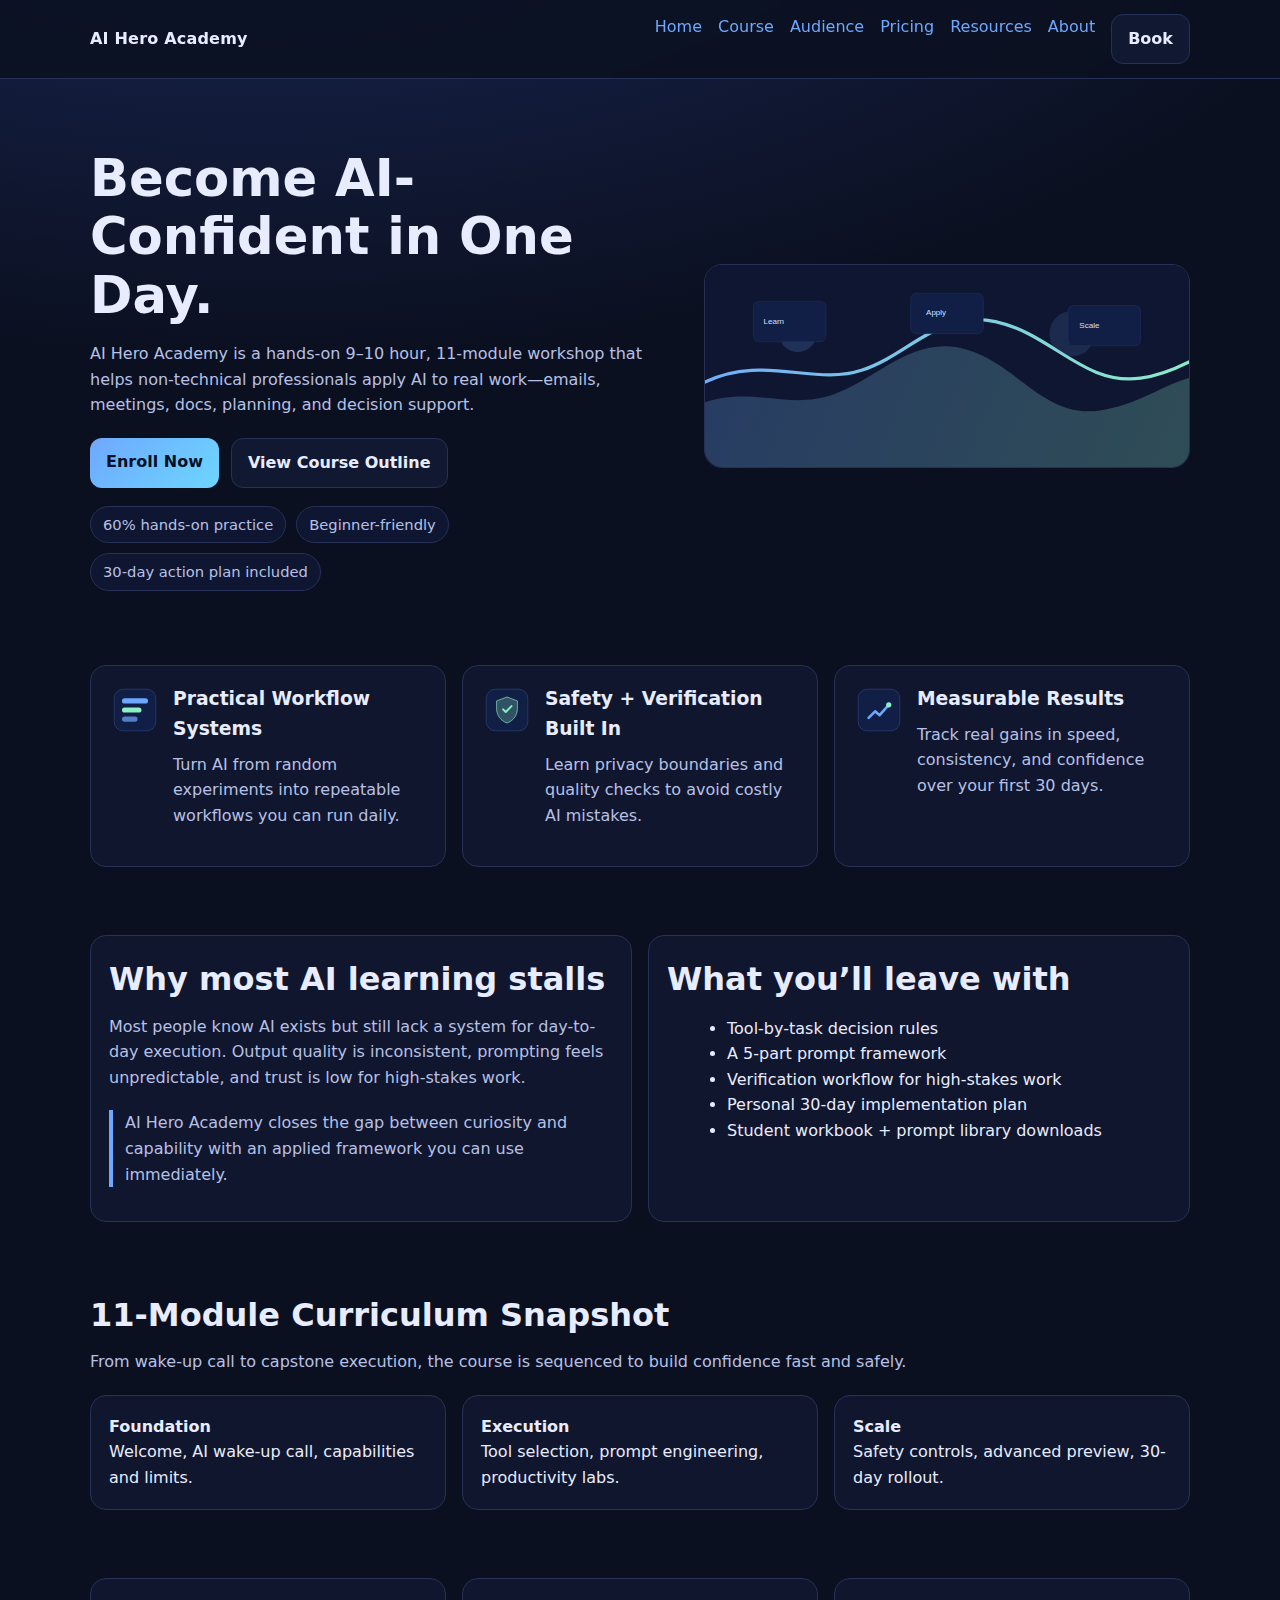
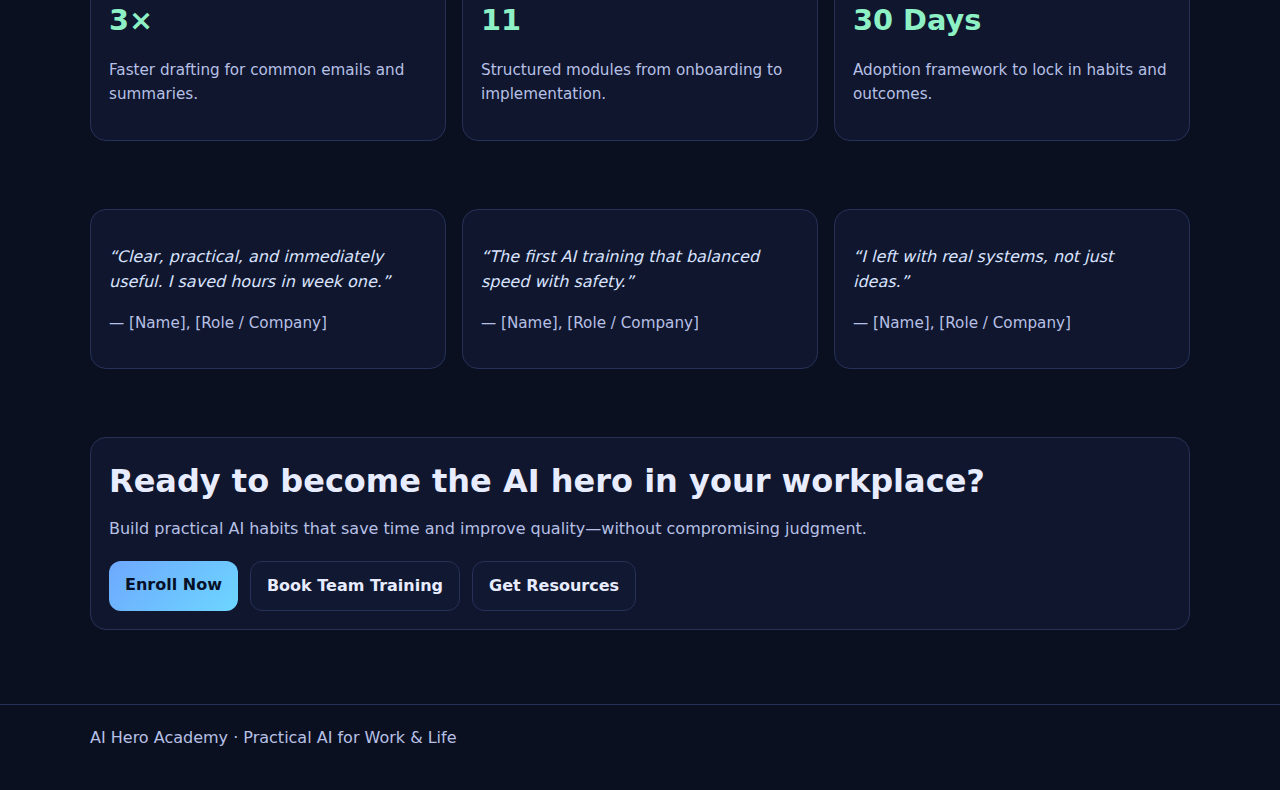
<file: index.html>
<!doctype html>
<html lang="en">
<head>
  <meta charset="UTF-8" />
  <meta name="viewport" content="width=device-width, initial-scale=1.0" />
  <title>AI Hero Academy — Practical AI for Work & Life</title>
  <link rel="stylesheet" href="assets/styles.css" />
</head>
<body>
  <header>
    <div class="container nav">
      <div class="brand">AI Hero Academy</div>
      <nav class="nav-links">
        <a href="index.html">Home</a>
        <a href="course.html">Course</a>
        <a href="audience.html">Audience</a>
        <a href="pricing.html">Pricing</a>
        <a href="resources.html">Resources</a>
        <a href="about.html">About</a>
        <a href="book.html" class="btn">Book</a>
      </nav>
    </div>
  </header>

  <main>
    <section class="hero">
      <div class="container hero-grid">
        <div>
          <h1>Become AI-Confident in One Day.</h1>
          <p>AI Hero Academy is a hands-on 9–10 hour, 11-module workshop that helps non-technical professionals apply AI to real work—emails, meetings, docs, planning, and decision support.</p>
          <div class="cta-row">
            <a class="btn primary" href="enroll.html">Enroll Now</a>
            <a class="btn" href="course.html">View Course Outline</a>
          </div>
          <div class="badges">
            <span class="badge">60% hands-on practice</span>
            <span class="badge">Beginner-friendly</span>
            <span class="badge">30-day action plan included</span>
          </div>
        </div>
        <div>
          <img class="hero-art" src="assets/graphics/hero-ai-wave.svg" alt="AI Hero Academy visual"/>
        </div>
      </div>
    </section>

    <section>
      <div class="container grid grid-3">
        <article class="card feature">
          <img src="assets/graphics/icon-workflow.svg" alt="workflow icon" />
          <div><h3>Practical Workflow Systems</h3><p class="lead">Turn AI from random experiments into repeatable workflows you can run daily.</p></div>
        </article>
        <article class="card feature">
          <img src="assets/graphics/icon-safety.svg" alt="safety icon" />
          <div><h3>Safety + Verification Built In</h3><p class="lead">Learn privacy boundaries and quality checks to avoid costly AI mistakes.</p></div>
        </article>
        <article class="card feature">
          <img src="assets/graphics/icon-results.svg" alt="results icon" />
          <div><h3>Measurable Results</h3><p class="lead">Track real gains in speed, consistency, and confidence over your first 30 days.</p></div>
        </article>
      </div>
    </section>

    <section>
      <div class="container grid grid-2">
        <article class="card">
          <h2>Why most AI learning stalls</h2>
          <p class="lead">Most people know AI exists but still lack a system for day-to-day execution. Output quality is inconsistent, prompting feels unpredictable, and trust is low for high-stakes work.</p>
          <p class="callout">AI Hero Academy closes the gap between curiosity and capability with an applied framework you can use immediately.</p>
        </article>
        <article class="card">
          <h2>What you’ll leave with</h2>
          <ul>
            <li>Tool-by-task decision rules</li>
            <li>A 5-part prompt framework</li>
            <li>Verification workflow for high-stakes work</li>
            <li>Personal 30-day implementation plan</li>
            <li>Student workbook + prompt library downloads</li>
          </ul>
        </article>
      </div>
    </section>

    <section>
      <div class="container">
        <h2>11-Module Curriculum Snapshot</h2>
        <p class="lead">From wake-up call to capstone execution, the course is sequenced to build confidence fast and safely.</p>
        <div class="grid grid-3">
          <div class="card"><strong>Foundation</strong><br/>Welcome, AI wake-up call, capabilities and limits.</div>
          <div class="card"><strong>Execution</strong><br/>Tool selection, prompt engineering, productivity labs.</div>
          <div class="card"><strong>Scale</strong><br/>Safety controls, advanced preview, 30-day rollout.</div>
        </div>
      </div>
    </section>

    <section>
      <div class="container grid grid-3">
        <article class="card"><div class="kpi">3×</div><p class="small">Faster drafting for common emails and summaries.</p></article>
        <article class="card"><div class="kpi">11</div><p class="small">Structured modules from onboarding to implementation.</p></article>
        <article class="card"><div class="kpi">30 Days</div><p class="small">Adoption framework to lock in habits and outcomes.</p></article>
      </div>
    </section>

    <section>
      <div class="container grid grid-3">
        <article class="card">
          <p class="quote">“Clear, practical, and immediately useful. I saved hours in week one.”</p>
          <p class="small">— [Name], [Role / Company]</p>
        </article>
        <article class="card">
          <p class="quote">“The first AI training that balanced speed with safety.”</p>
          <p class="small">— [Name], [Role / Company]</p>
        </article>
        <article class="card">
          <p class="quote">“I left with real systems, not just ideas.”</p>
          <p class="small">— [Name], [Role / Company]</p>
        </article>
      </div>
    </section>

    <section>
      <div class="container card">
        <h2>Ready to become the AI hero in your workplace?</h2>
        <p class="lead">Build practical AI habits that save time and improve quality—without compromising judgment.</p>
        <div class="cta-row">
          <a class="btn primary" href="enroll.html">Enroll Now</a>
          <a class="btn" href="book.html">Book Team Training</a>
          <a class="btn" href="resources.html">Get Resources</a>
        </div>
      </div>
    </section>
  </main>

  <footer>
    <div class="container">AI Hero Academy · Practical AI for Work & Life</div>
  </footer>
</body>
</html>
</file>
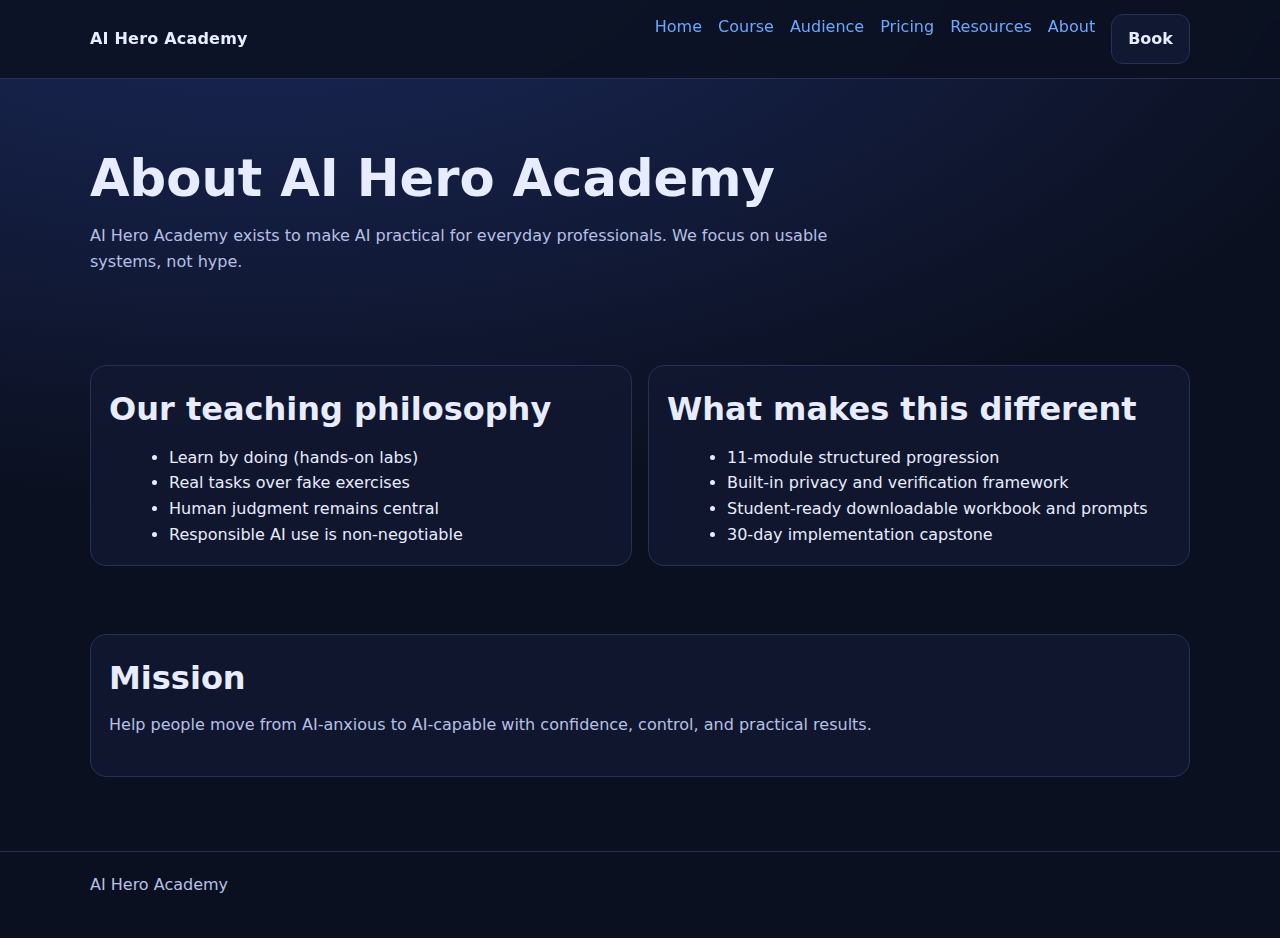
<file: about.html>
<!doctype html><html lang="en"><head><meta charset="UTF-8"/><meta name="viewport" content="width=device-width, initial-scale=1.0"/><title>About — AI Hero Academy</title><link rel="stylesheet" href="assets/styles.css"/></head><body><header><div class="container nav"><div class="brand">AI Hero Academy</div><nav class="nav-links"><a href="index.html">Home</a><a href="course.html">Course</a><a href="audience.html">Audience</a><a href="pricing.html">Pricing</a><a href="resources.html">Resources</a><a href="about.html">About</a><a href="book.html" class="btn">Book</a></nav></div></header><main><section class="hero"><div class="container"><h1>About AI Hero Academy</h1><p>AI Hero Academy exists to make AI practical for everyday professionals. We focus on usable systems, not hype.</p></div></section><section><div class="container grid grid-2"><div class="card"><h2>Our teaching philosophy</h2><ul><li>Learn by doing (hands-on labs)</li><li>Real tasks over fake exercises</li><li>Human judgment remains central</li><li>Responsible AI use is non-negotiable</li></ul></div><div class="card"><h2>What makes this different</h2><ul><li>11-module structured progression</li><li>Built-in privacy and verification framework</li><li>Student-ready downloadable workbook and prompts</li><li>30-day implementation capstone</li></ul></div></div></section><section><div class="container card"><h2>Mission</h2><p class="lead">Help people move from AI-anxious to AI-capable with confidence, control, and practical results.</p></div></section></main><footer><div class="container">AI Hero Academy</div></footer></body></html>
</file>
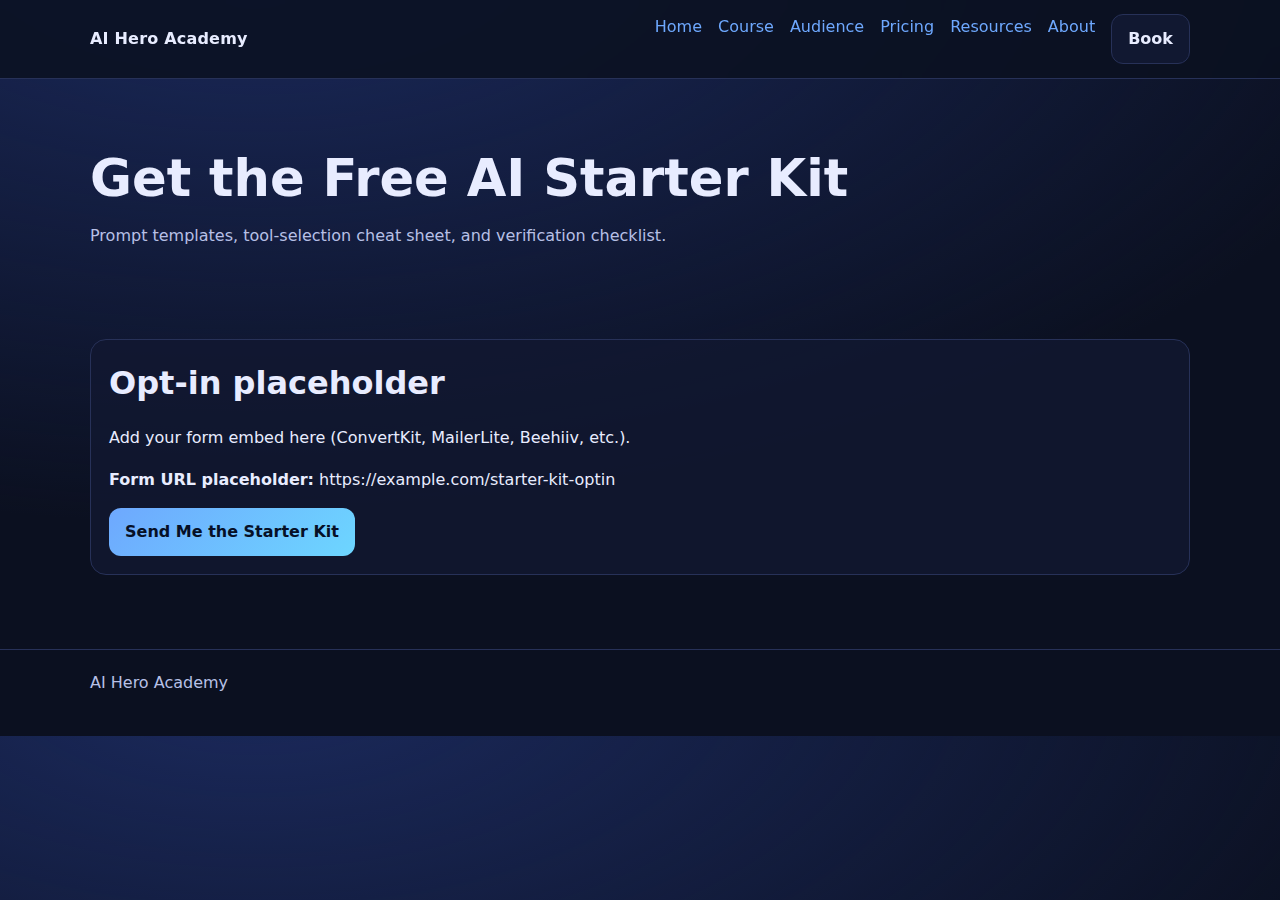
<file: ai-starter-kit.html>
<!doctype html><html lang="en"><head><meta charset="UTF-8"/><meta name="viewport" content="width=device-width, initial-scale=1.0"/><title>AI Starter Kit — AI Hero Academy</title><link rel="stylesheet" href="assets/styles.css"/></head><body><header><div class="container nav"><div class="brand">AI Hero Academy</div><nav class="nav-links"><a href="index.html">Home</a><a href="course.html">Course</a><a href="audience.html">Audience</a><a href="pricing.html">Pricing</a><a href="resources.html">Resources</a><a href="about.html">About</a><a href="book.html" class="btn">Book</a></nav></div></header><main><section class="hero"><div class="container"><h1>Get the Free AI Starter Kit</h1><p>Prompt templates, tool-selection cheat sheet, and verification checklist.</p></div></section><section><div class="container card"><h2>Opt-in placeholder</h2><p>Add your form embed here (ConvertKit, MailerLite, Beehiiv, etc.).</p><p><strong>Form URL placeholder:</strong> https://example.com/starter-kit-optin</p><a class="btn primary" href="https://example.com/starter-kit-optin">Send Me the Starter Kit</a></div></section></main><footer><div class="container">AI Hero Academy</div></footer></body></html>
</file>
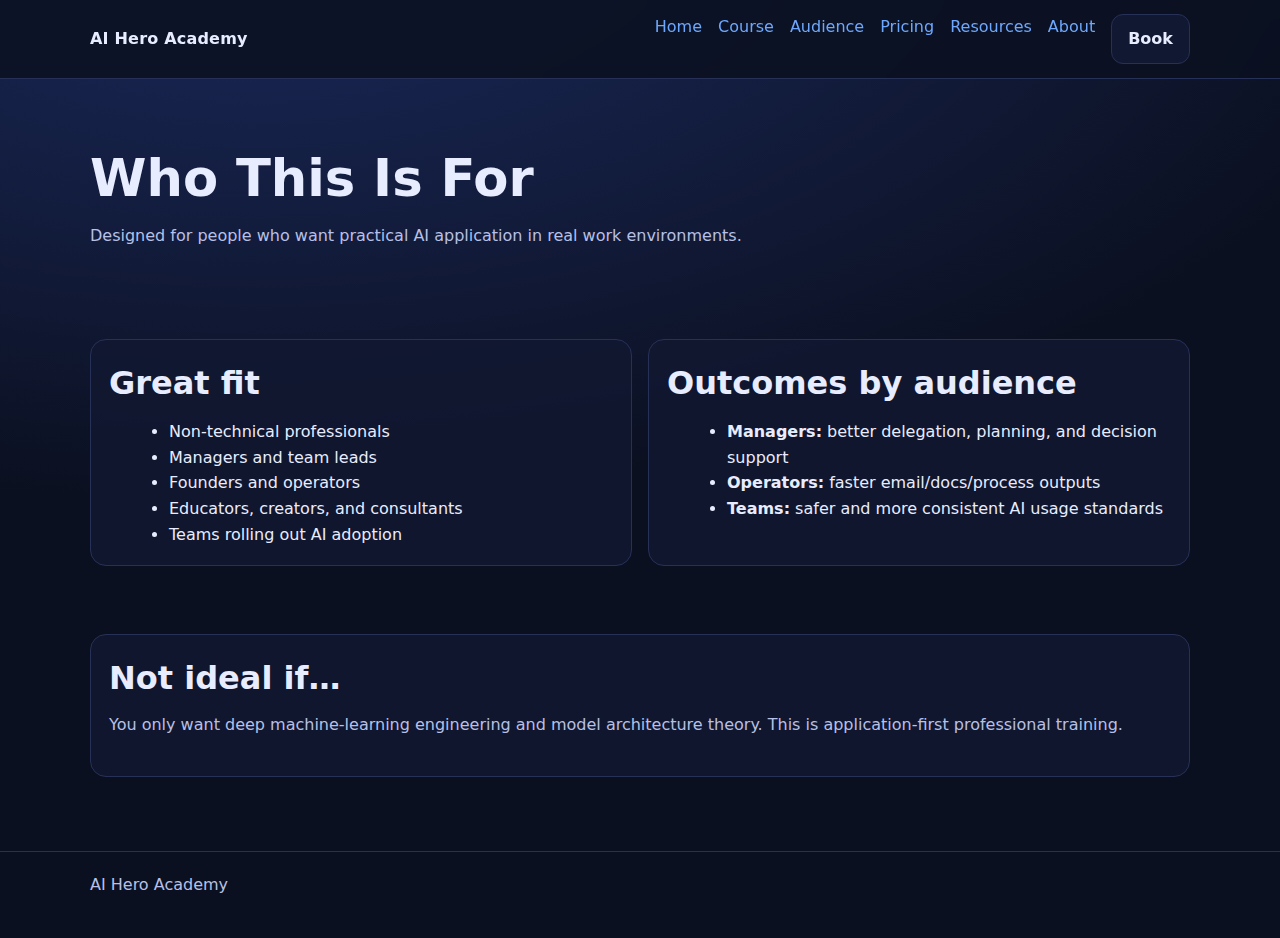
<file: audience.html>
<!doctype html><html lang="en"><head><meta charset="UTF-8"/><meta name="viewport" content="width=device-width, initial-scale=1.0"/><title>Audience — AI Hero Academy</title><link rel="stylesheet" href="assets/styles.css"/></head><body><header><div class="container nav"><div class="brand">AI Hero Academy</div><nav class="nav-links"><a href="index.html">Home</a><a href="course.html">Course</a><a href="audience.html">Audience</a><a href="pricing.html">Pricing</a><a href="resources.html">Resources</a><a href="about.html">About</a><a href="book.html" class="btn">Book</a></nav></div></header><main><section class="hero"><div class="container"><h1>Who This Is For</h1><p>Designed for people who want practical AI application in real work environments.</p></div></section><section><div class="container grid grid-2"><div class="card"><h2>Great fit</h2><ul><li>Non-technical professionals</li><li>Managers and team leads</li><li>Founders and operators</li><li>Educators, creators, and consultants</li><li>Teams rolling out AI adoption</li></ul></div><div class="card"><h2>Outcomes by audience</h2><ul><li><strong>Managers:</strong> better delegation, planning, and decision support</li><li><strong>Operators:</strong> faster email/docs/process outputs</li><li><strong>Teams:</strong> safer and more consistent AI usage standards</li></ul></div></div></section><section><div class="container card"><h2>Not ideal if…</h2><p class="lead">You only want deep machine-learning engineering and model architecture theory. This is application-first professional training.</p></div></section></main><footer><div class="container">AI Hero Academy</div></footer></body></html>
</file>
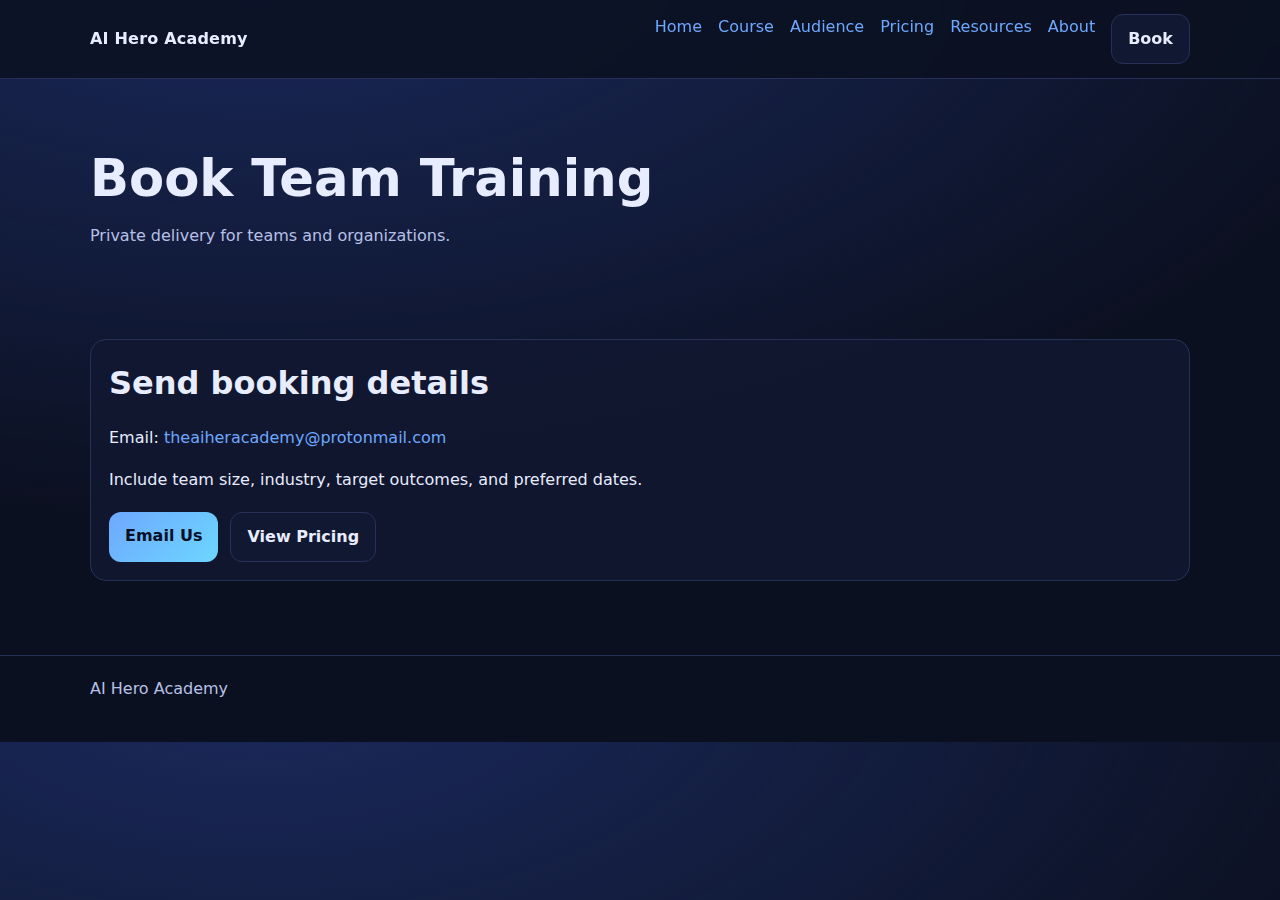
<file: book.html>
<!doctype html><html lang="en"><head><meta charset="UTF-8"/><meta name="viewport" content="width=device-width, initial-scale=1.0"/><title>Book — AI Hero Academy</title><link rel="stylesheet" href="assets/styles.css"/></head><body><header><div class="container nav"><div class="brand">AI Hero Academy</div><nav class="nav-links"><a href="index.html">Home</a><a href="course.html">Course</a><a href="audience.html">Audience</a><a href="pricing.html">Pricing</a><a href="resources.html">Resources</a><a href="about.html">About</a><a href="book.html" class="btn">Book</a></nav></div></header><main><section class="hero"><div class="container"><h1>Book Team Training</h1><p>Private delivery for teams and organizations.</p></div></section><section><div class="container card"><h2>Send booking details</h2><p>Email: <a href="mailto:theaiheracademy@protonmail.com">theaiheracademy@protonmail.com</a></p><p>Include team size, industry, target outcomes, and preferred dates.</p><div class="cta-row"><a class="btn primary" href="mailto:theaiheracademy@protonmail.com?subject=AI%20Hero%20Academy%20Team%20Training">Email Us</a><a class="btn" href="pricing.html">View Pricing</a></div></div></section></main><footer><div class="container">AI Hero Academy</div></footer></body></html>
</file>
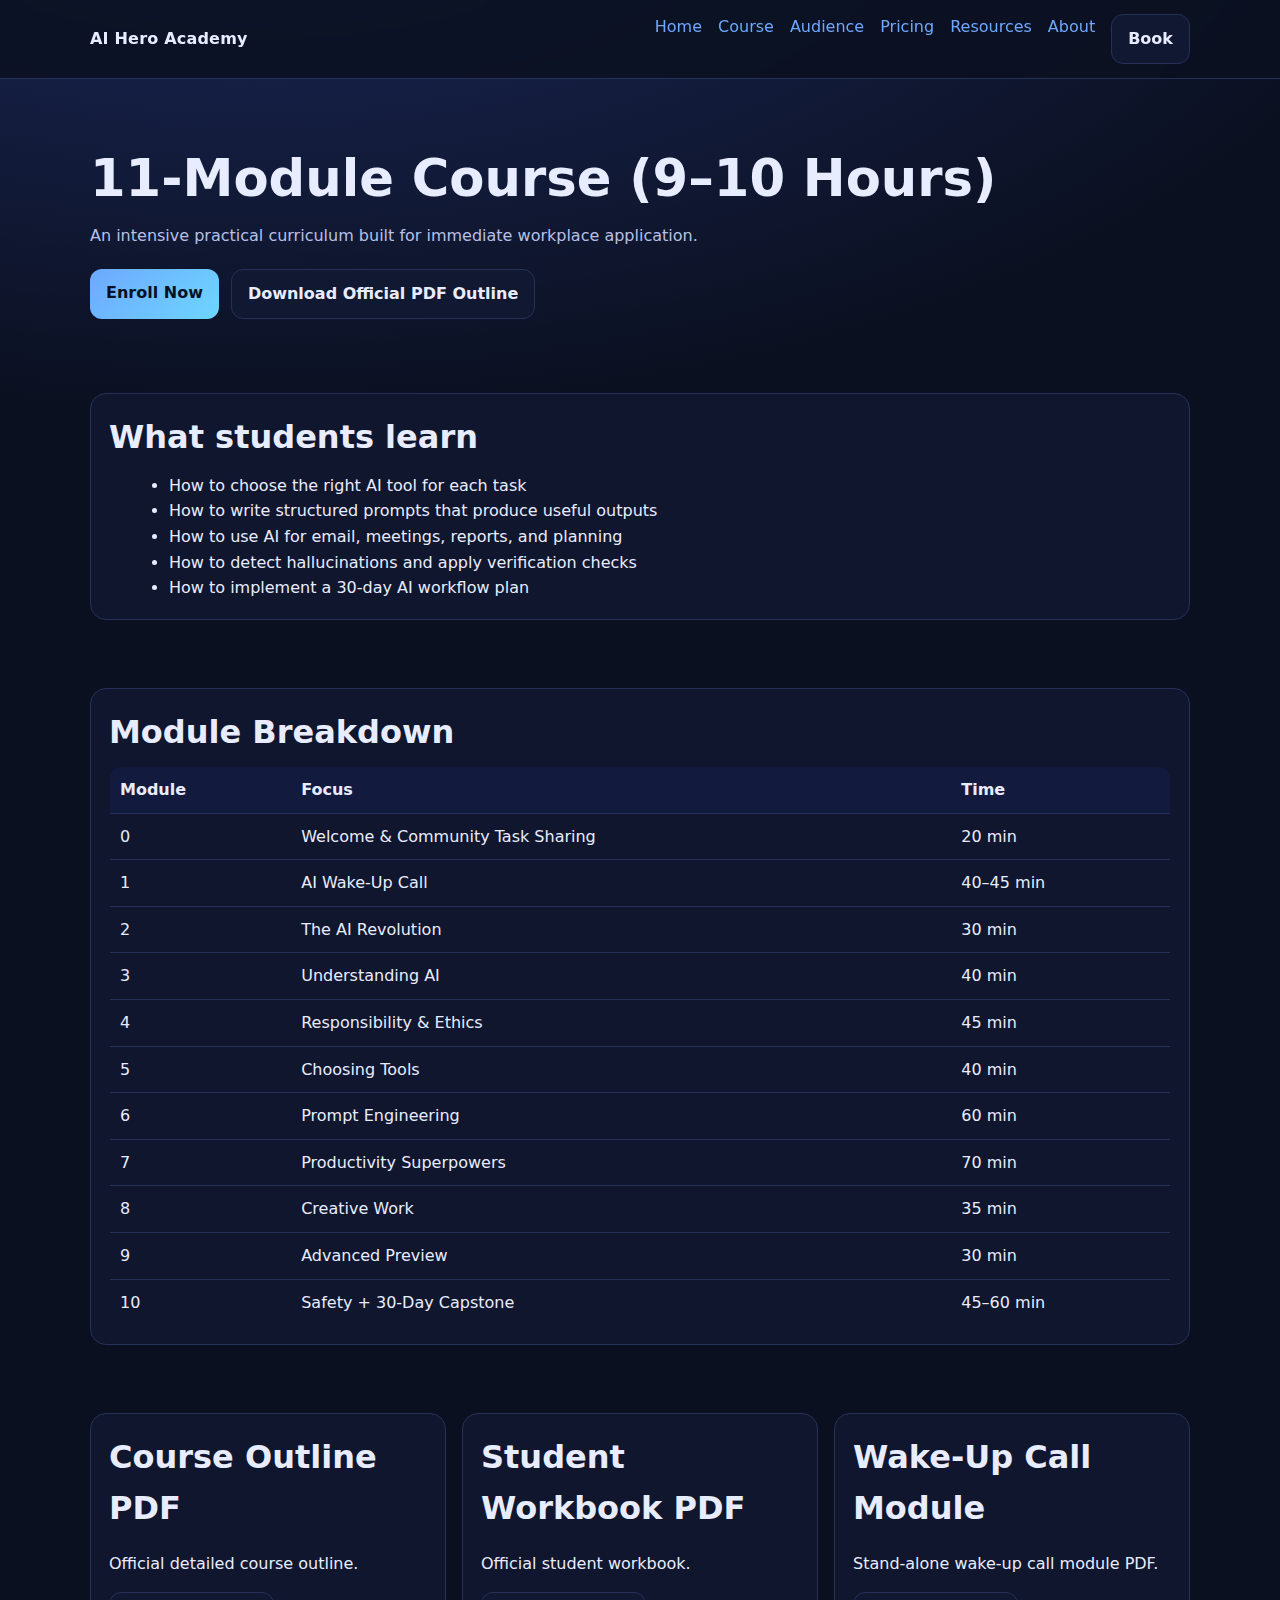
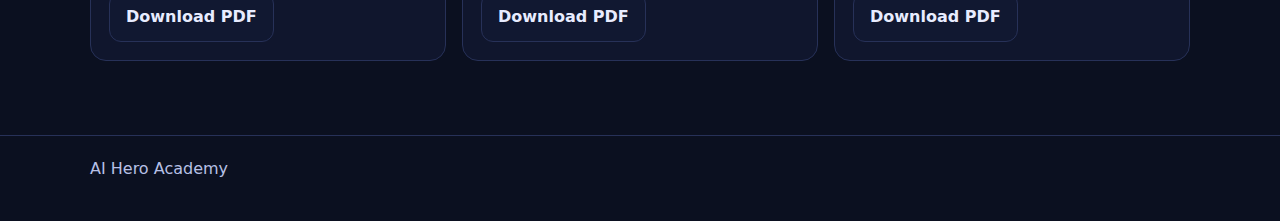
<file: course.html>
<!doctype html>
<html lang="en">
<head>
  <meta charset="UTF-8" />
  <meta name="viewport" content="width=device-width, initial-scale=1.0" />
  <title>Course — AI Hero Academy</title>
  <link rel="stylesheet" href="assets/styles.css" />
</head>
<body>
  <header><div class="container nav"><div class="brand">AI Hero Academy</div><nav class="nav-links"><a href="index.html">Home</a><a href="course.html">Course</a><a href="audience.html">Audience</a><a href="pricing.html">Pricing</a><a href="resources.html">Resources</a><a href="about.html">About</a><a href="book.html" class="btn">Book</a></nav></div></header>
  <main>
    <section class="hero">
      <div class="container">
        <h1>11-Module Course (9–10 Hours)</h1>
        <p>An intensive practical curriculum built for immediate workplace application.</p>
        <div class="cta-row"><a class="btn primary" href="enroll.html">Enroll Now</a><a class="btn" href="downloads/AI_Hero_Academy_Course_Outline_Detailed.pdf" download>Download Official PDF Outline</a></div>
      </div>
    </section>

    <section>
      <div class="container card">
        <h2>What students learn</h2>
        <ul>
          <li>How to choose the right AI tool for each task</li>
          <li>How to write structured prompts that produce useful outputs</li>
          <li>How to use AI for email, meetings, reports, and planning</li>
          <li>How to detect hallucinations and apply verification checks</li>
          <li>How to implement a 30-day AI workflow plan</li>
        </ul>
      </div>
    </section>

    <section>
      <div class="container card">
        <h2>Module Breakdown</h2>
        <table class="table">
          <tr><th>Module</th><th>Focus</th><th>Time</th></tr>
          <tr><td>0</td><td>Welcome & Community Task Sharing</td><td>20 min</td></tr>
          <tr><td>1</td><td>AI Wake-Up Call</td><td>40–45 min</td></tr>
          <tr><td>2</td><td>The AI Revolution</td><td>30 min</td></tr>
          <tr><td>3</td><td>Understanding AI</td><td>40 min</td></tr>
          <tr><td>4</td><td>Responsibility & Ethics</td><td>45 min</td></tr>
          <tr><td>5</td><td>Choosing Tools</td><td>40 min</td></tr>
          <tr><td>6</td><td>Prompt Engineering</td><td>60 min</td></tr>
          <tr><td>7</td><td>Productivity Superpowers</td><td>70 min</td></tr>
          <tr><td>8</td><td>Creative Work</td><td>35 min</td></tr>
          <tr><td>9</td><td>Advanced Preview</td><td>30 min</td></tr>
          <tr><td>10</td><td>Safety + 30-Day Capstone</td><td>45–60 min</td></tr>
        </table>
      </div>
    </section>

    <section>
      <div class="container grid grid-3">
        <div class="card"><h2>Course Outline PDF</h2><p>Official detailed course outline.</p><a class="btn" href="downloads/AI_Hero_Academy_Course_Outline_Detailed.pdf" download>Download PDF</a></div>
        <div class="card"><h2>Student Workbook PDF</h2><p>Official student workbook.</p><a class="btn" href="downloads/AI_Hero_Academy_Student_Workbook.pdf" download>Download PDF</a></div>
        <div class="card"><h2>Wake-Up Call Module</h2><p>Stand-alone wake-up call module PDF.</p><a class="btn" href="downloads/AI_Wake_Up_Call_Module.pdf" download>Download PDF</a></div>
      </div>
    </section>
  </main>
  <footer><div class="container">AI Hero Academy</div></footer>
</body>
</html>
</file>
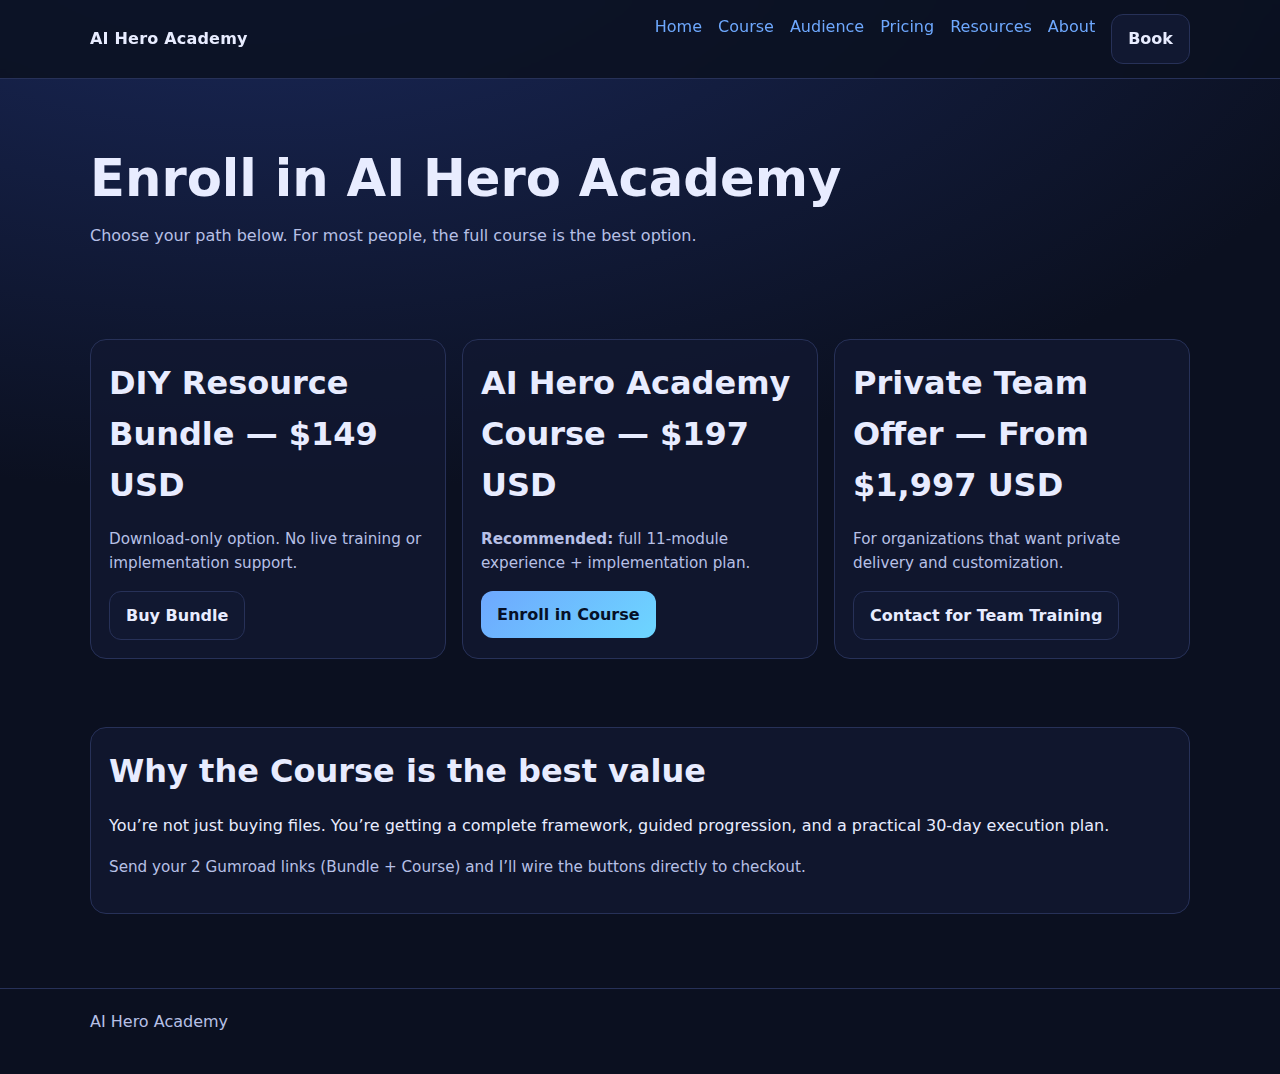
<file: enroll.html>
<!doctype html><html lang="en"><head><meta charset="UTF-8"/><meta name="viewport" content="width=device-width, initial-scale=1.0"/><title>Enroll — AI Hero Academy</title><link rel="stylesheet" href="assets/styles.css"/></head><body><header><div class="container nav"><div class="brand">AI Hero Academy</div><nav class="nav-links"><a href="index.html">Home</a><a href="course.html">Course</a><a href="audience.html">Audience</a><a href="pricing.html">Pricing</a><a href="resources.html">Resources</a><a href="about.html">About</a><a href="book.html" class="btn">Book</a></nav></div></header><main><section class="hero"><div class="container"><h1>Enroll in AI Hero Academy</h1><p>Choose your path below. For most people, the full course is the best option.</p></div></section><section><div class="container grid grid-3"><div class="card" id="bundle"><h2>DIY Resource Bundle — $149 USD</h2><p class="small">Download-only option. No live training or implementation support.</p><a class="btn" href="https://gumroad.com/" target="_blank" rel="noopener">Buy Bundle</a></div><div class="card" id="course"><h2>AI Hero Academy Course — $197 USD</h2><p class="small"><strong>Recommended:</strong> full 11-module experience + implementation plan.</p><a class="btn primary" href="https://gumroad.com/" target="_blank" rel="noopener">Enroll in Course</a></div><div class="card" id="team"><h2>Private Team Offer — From $1,997 USD</h2><p class="small">For organizations that want private delivery and customization.</p><a class="btn" href="mailto:theaiheracademy@protonmail.com?subject=AI%20Hero%20Academy%20Team%20Training" rel="noopener">Contact for Team Training</a></div></div></section><section><div class="container card"><h2>Why the Course is the best value</h2><p>You’re not just buying files. You’re getting a complete framework, guided progression, and a practical 30-day execution plan.</p><p class="small">Send your 2 Gumroad links (Bundle + Course) and I’ll wire the buttons directly to checkout.</p></div></section></main><footer><div class="container">AI Hero Academy</div></footer></body></html>
</file>
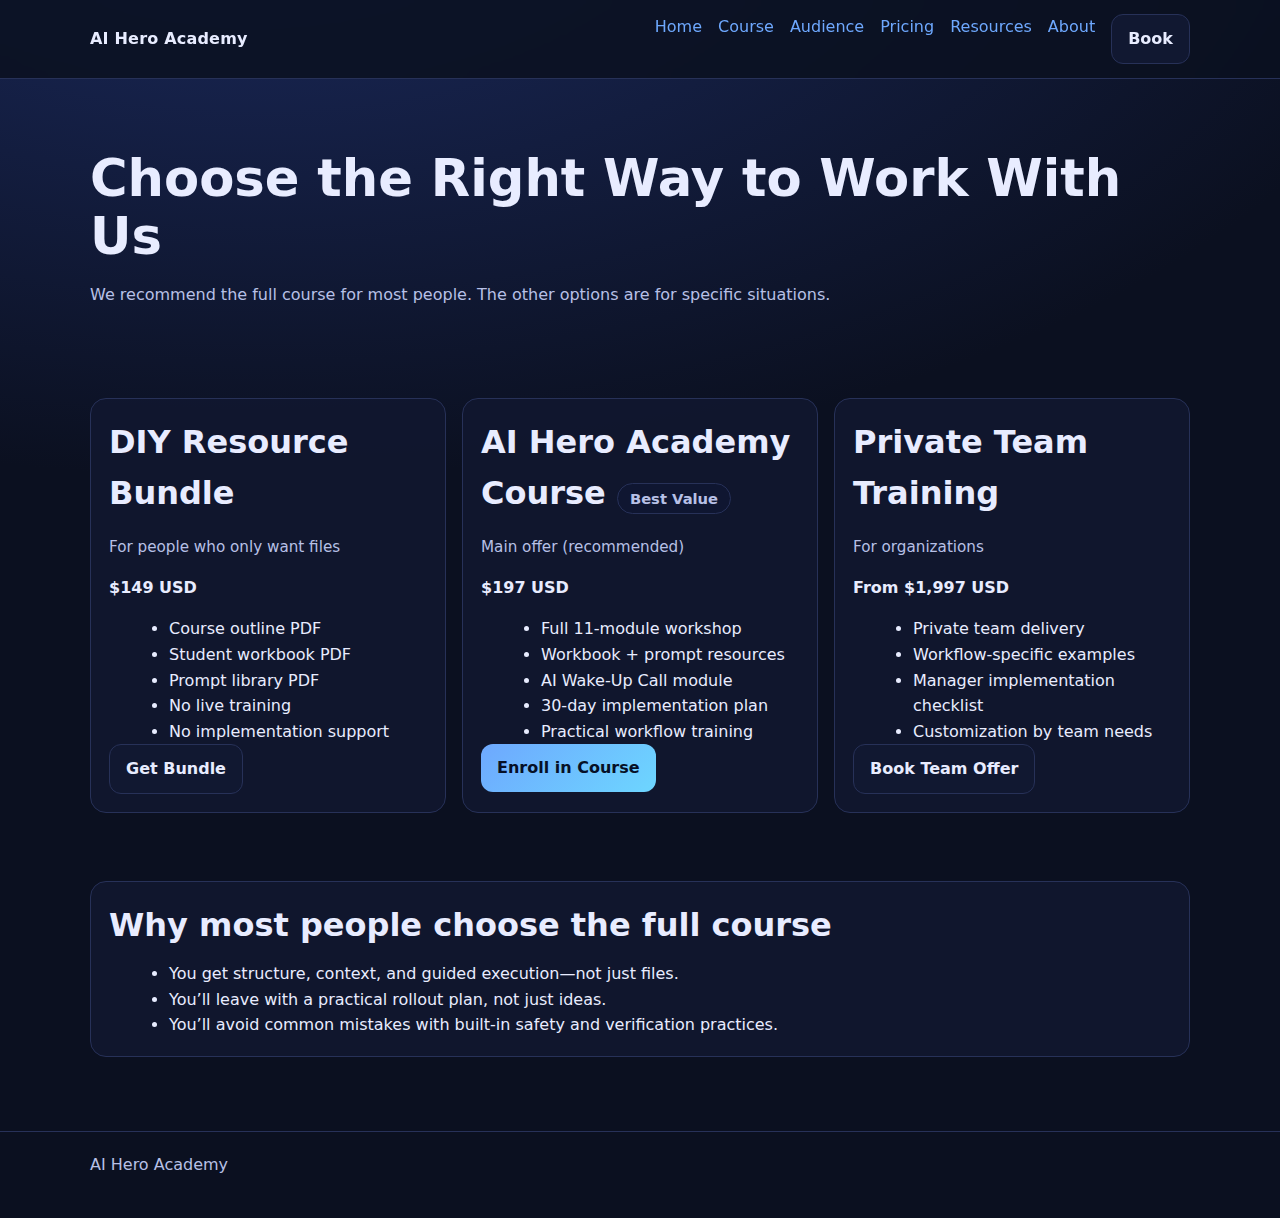
<file: pricing.html>
<!doctype html><html lang="en"><head><meta charset="UTF-8"/><meta name="viewport" content="width=device-width, initial-scale=1.0"/><title>Pricing — AI Hero Academy</title><link rel="stylesheet" href="assets/styles.css"/></head><body><header><div class="container nav"><div class="brand">AI Hero Academy</div><nav class="nav-links"><a href="index.html">Home</a><a href="course.html">Course</a><a href="audience.html">Audience</a><a href="pricing.html">Pricing</a><a href="resources.html">Resources</a><a href="about.html">About</a><a href="book.html" class="btn">Book</a></nav></div></header><main><section class="hero"><div class="container"><h1>Choose the Right Way to Work With Us</h1><p>We recommend the full course for most people. The other options are for specific situations.</p></div></section><section><div class="container grid grid-3"><div class="card"><h2>DIY Resource Bundle</h2><p class="small">For people who only want files</p><p><strong>$149 USD</strong></p><ul><li>Course outline PDF</li><li>Student workbook PDF</li><li>Prompt library PDF</li><li>No live training</li><li>No implementation support</li></ul><a class="btn" href="enroll.html#bundle">Get Bundle</a></div><div class="card"><h2>AI Hero Academy Course <span class="badge">Best Value</span></h2><p class="small">Main offer (recommended)</p><p><strong>$197 USD</strong></p><ul><li>Full 11-module workshop</li><li>Workbook + prompt resources</li><li>AI Wake-Up Call module</li><li>30-day implementation plan</li><li>Practical workflow training</li></ul><a class="btn primary" href="enroll.html#course">Enroll in Course</a></div><div class="card"><h2>Private Team Training</h2><p class="small">For organizations</p><p><strong>From $1,997 USD</strong></p><ul><li>Private team delivery</li><li>Workflow-specific examples</li><li>Manager implementation checklist</li><li>Customization by team needs</li></ul><a class="btn" href="enroll.html#team">Book Team Offer</a></div></div></section><section><div class="container card"><h2>Why most people choose the full course</h2><ul><li>You get structure, context, and guided execution—not just files.</li><li>You’ll leave with a practical rollout plan, not just ideas.</li><li>You’ll avoid common mistakes with built-in safety and verification practices.</li></ul></div></section></main><footer><div class="container">AI Hero Academy</div></footer></body></html>
</file>
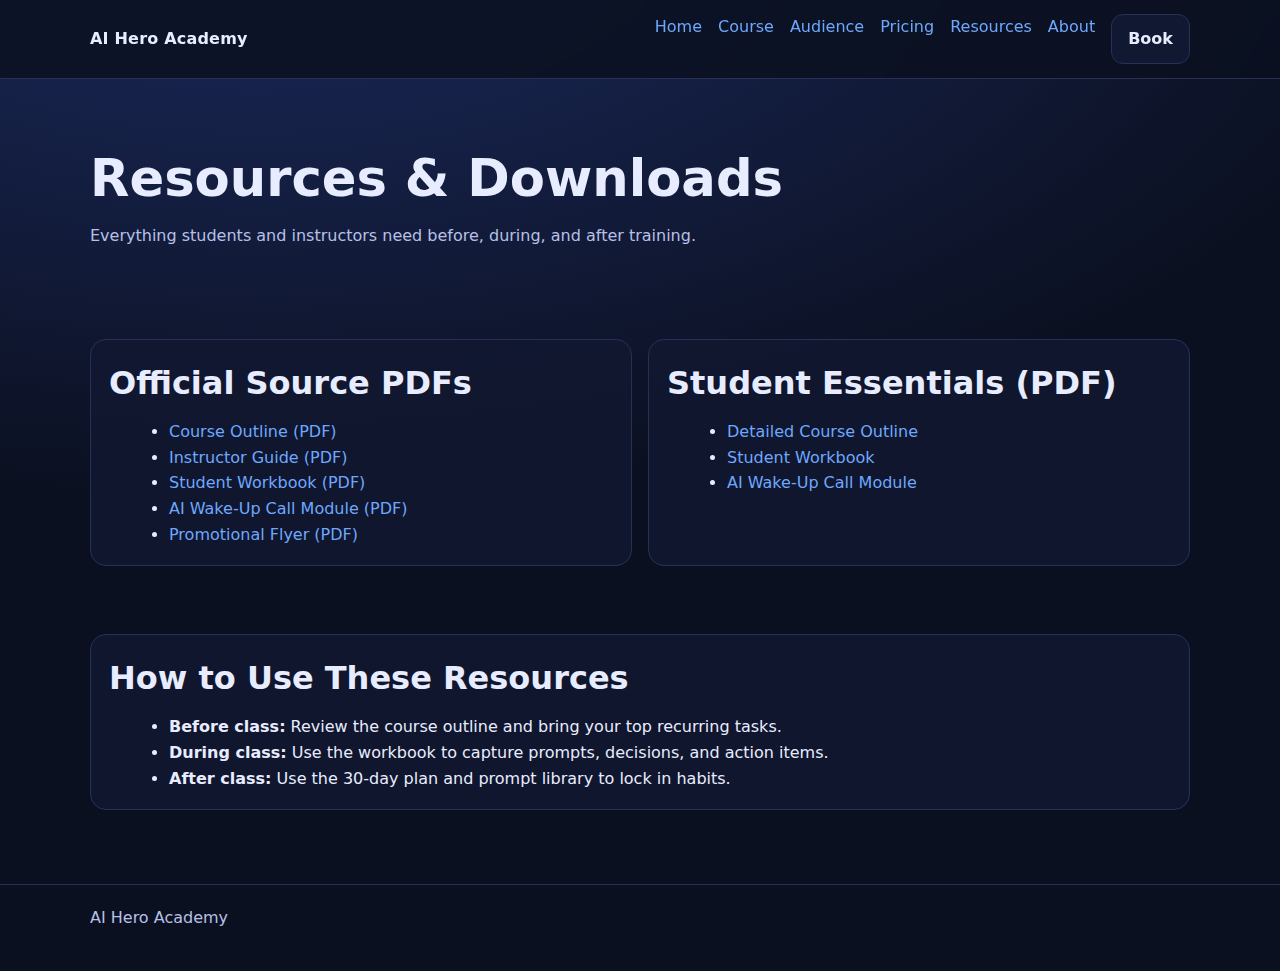
<file: resources.html>
<!doctype html>
<html lang="en">
<head>
  <meta charset="UTF-8" />
  <meta name="viewport" content="width=device-width, initial-scale=1.0" />
  <title>Resources — AI Hero Academy</title>
  <link rel="stylesheet" href="assets/styles.css" />
</head>
<body>
  <header><div class="container nav"><div class="brand">AI Hero Academy</div><nav class="nav-links"><a href="index.html">Home</a><a href="course.html">Course</a><a href="audience.html">Audience</a><a href="pricing.html">Pricing</a><a href="resources.html">Resources</a><a href="about.html">About</a><a href="book.html" class="btn">Book</a></nav></div></header>
  <main>
    <section class="hero"><div class="container"><h1>Resources & Downloads</h1><p>Everything students and instructors need before, during, and after training.</p></div></section>

    <section>
      <div class="container grid grid-2">
        <div class="card">
          <h2>Official Source PDFs</h2>
          <ul>
            <li><a href="downloads/AI_Hero_Academy_Course_Outline_Detailed.pdf" download>Course Outline (PDF)</a></li>
            <li><a href="downloads/AI_Hero_Academy_Instructors_Guide_Complete.pdf" download>Instructor Guide (PDF)</a></li>
            <li><a href="downloads/AI_Hero_Academy_Student_Workbook.pdf" download>Student Workbook (PDF)</a></li>
            <li><a href="downloads/AI_Wake_Up_Call_Module.pdf" download>AI Wake-Up Call Module (PDF)</a></li>
            <li><a href="downloads/AI_Hero_Academy_Promotional_Flyer.pdf" download>Promotional Flyer (PDF)</a></li>
          </ul>
        </div>
        <div class="card">
          <h2>Student Essentials (PDF)</h2>
          <ul>
            <li><a href="downloads/AI_Hero_Academy_Course_Outline_Detailed.pdf" download>Detailed Course Outline</a></li>
            <li><a href="downloads/AI_Hero_Academy_Student_Workbook.pdf" download>Student Workbook</a></li>
            <li><a href="downloads/AI_Wake_Up_Call_Module.pdf" download>AI Wake-Up Call Module</a></li>
          </ul>
        </div>
      </div>
    </section>

    <section>
      <div class="container card">
        <h2>How to Use These Resources</h2>
        <ul>
          <li><strong>Before class:</strong> Review the course outline and bring your top recurring tasks.</li>
          <li><strong>During class:</strong> Use the workbook to capture prompts, decisions, and action items.</li>
          <li><strong>After class:</strong> Use the 30-day plan and prompt library to lock in habits.</li>
        </ul>
      </div>
    </section>
  </main>
  <footer><div class="container">AI Hero Academy</div></footer>
</body>
</html>
</file>
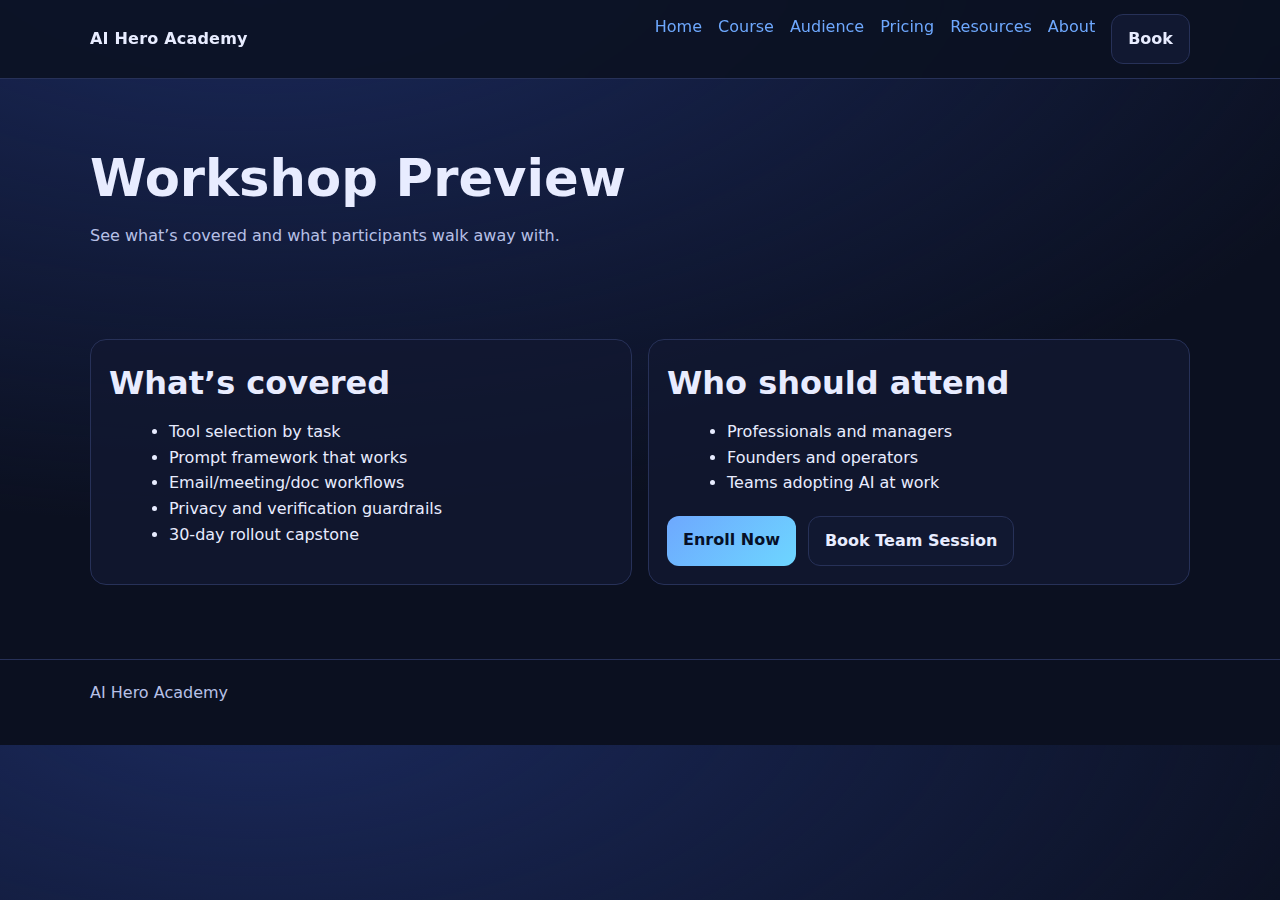
<file: workshop-preview.html>
<!doctype html><html lang="en"><head><meta charset="UTF-8"/><meta name="viewport" content="width=device-width, initial-scale=1.0"/><title>Workshop Preview — AI Hero Academy</title><link rel="stylesheet" href="assets/styles.css"/></head><body><header><div class="container nav"><div class="brand">AI Hero Academy</div><nav class="nav-links"><a href="index.html">Home</a><a href="course.html">Course</a><a href="audience.html">Audience</a><a href="pricing.html">Pricing</a><a href="resources.html">Resources</a><a href="about.html">About</a><a href="book.html" class="btn">Book</a></nav></div></header><main><section class="hero"><div class="container"><h1>Workshop Preview</h1><p>See what’s covered and what participants walk away with.</p></div></section><section><div class="container grid grid-2"><div class="card"><h2>What’s covered</h2><ul><li>Tool selection by task</li><li>Prompt framework that works</li><li>Email/meeting/doc workflows</li><li>Privacy and verification guardrails</li><li>30-day rollout capstone</li></ul></div><div class="card"><h2>Who should attend</h2><ul><li>Professionals and managers</li><li>Founders and operators</li><li>Teams adopting AI at work</li></ul><div class="cta-row"><a class="btn primary" href="enroll.html">Enroll Now</a><a class="btn" href="book.html">Book Team Session</a></div></div></div></section></main><footer><div class="container">AI Hero Academy</div></footer></body></html>
</file>
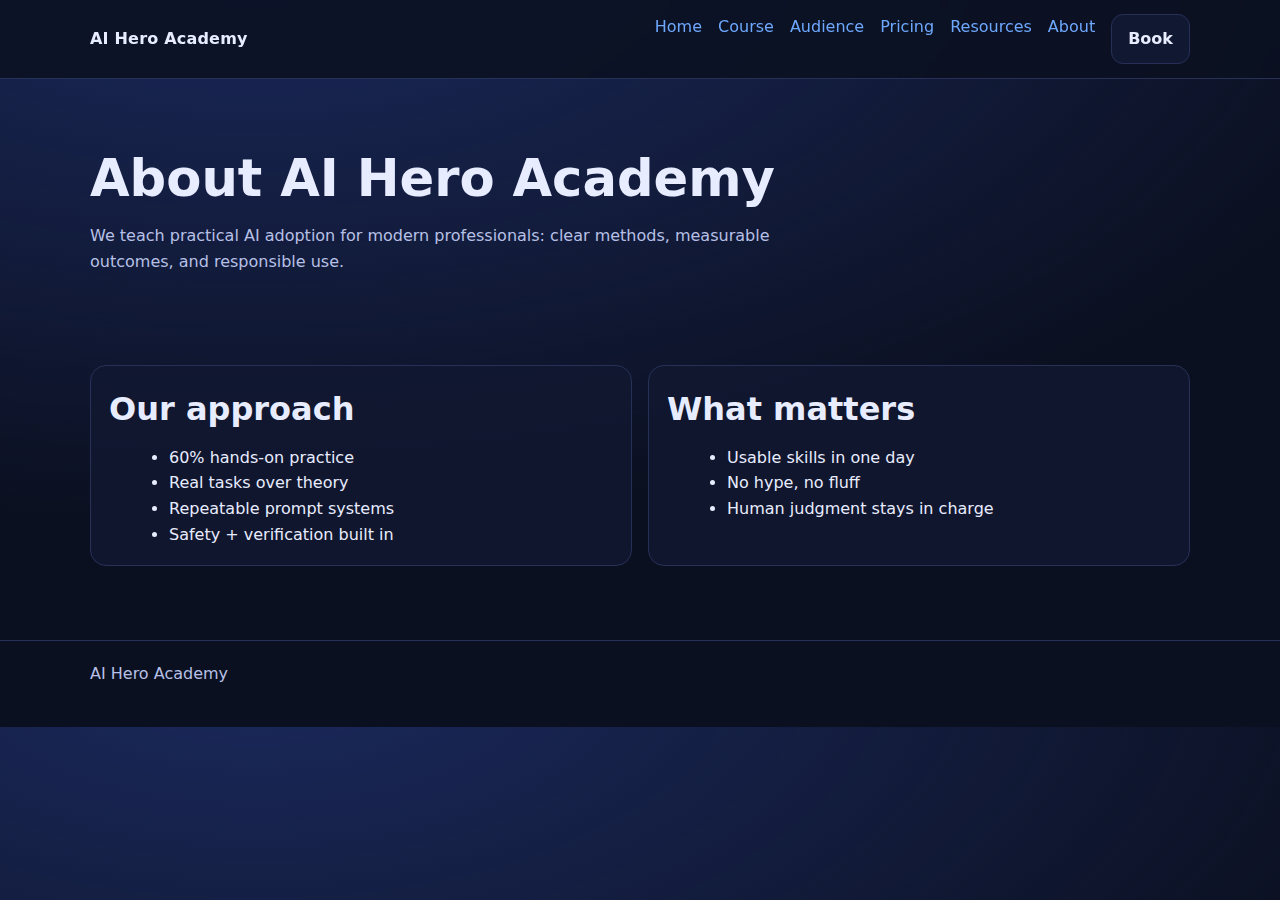
<file: site/about.html>
<!doctype html><html lang="en"><head><meta charset="UTF-8"/><meta name="viewport" content="width=device-width, initial-scale=1.0"/><title>About — AI Hero Academy</title><link rel="stylesheet" href="assets/styles.css"/></head><body><header><div class="container nav"><div class="brand">AI Hero Academy</div><nav class="nav-links"><a href="index.html">Home</a><a href="course.html">Course</a><a href="audience.html">Audience</a><a href="pricing.html">Pricing</a><a href="resources.html">Resources</a><a href="about.html">About</a><a href="book.html" class="btn">Book</a></nav></div></header><main><section class="hero"><div class="container"><h1>About AI Hero Academy</h1><p>We teach practical AI adoption for modern professionals: clear methods, measurable outcomes, and responsible use.</p></div></section><section><div class="container grid grid-2"><div class="card"><h2>Our approach</h2><ul><li>60% hands-on practice</li><li>Real tasks over theory</li><li>Repeatable prompt systems</li><li>Safety + verification built in</li></ul></div><div class="card"><h2>What matters</h2><ul><li>Usable skills in one day</li><li>No hype, no fluff</li><li>Human judgment stays in charge</li></ul></div></div></section></main><footer><div class="container">AI Hero Academy</div></footer></body></html>
</file>
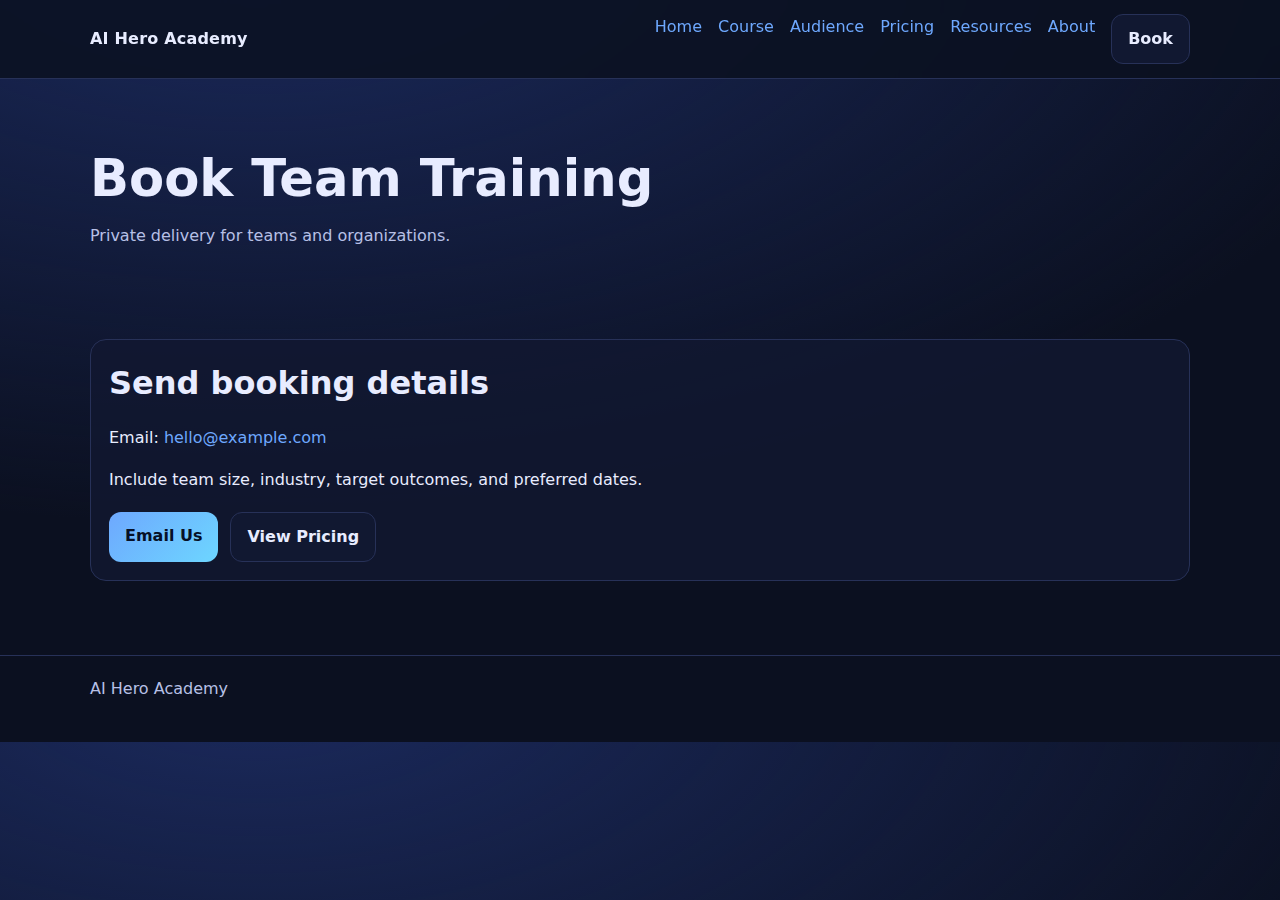
<file: site/book.html>
<!doctype html><html lang="en"><head><meta charset="UTF-8"/><meta name="viewport" content="width=device-width, initial-scale=1.0"/><title>Book — AI Hero Academy</title><link rel="stylesheet" href="assets/styles.css"/></head><body><header><div class="container nav"><div class="brand">AI Hero Academy</div><nav class="nav-links"><a href="index.html">Home</a><a href="course.html">Course</a><a href="audience.html">Audience</a><a href="pricing.html">Pricing</a><a href="resources.html">Resources</a><a href="about.html">About</a><a href="book.html" class="btn">Book</a></nav></div></header><main><section class="hero"><div class="container"><h1>Book Team Training</h1><p>Private delivery for teams and organizations.</p></div></section><section><div class="container card"><h2>Send booking details</h2><p>Email: <a href="mailto:hello@example.com">hello@example.com</a></p><p>Include team size, industry, target outcomes, and preferred dates.</p><div class="cta-row"><a class="btn primary" href="mailto:hello@example.com?subject=AI%20Hero%20Academy%20Team%20Training">Email Us</a><a class="btn" href="pricing.html">View Pricing</a></div></div></section></main><footer><div class="container">AI Hero Academy</div></footer></body></html>
</file>
<file: assets/styles.css>
:root {
  --bg: #0b1020;
  --panel: #111831;
  --text: #e8ecff;
  --muted: #b7c0e6;
  --brand: #6ea8fe;
  --brand-2: #8ef0c5;
  --line: #273158;
}
* { box-sizing: border-box; }
body {
  margin: 0;
  font-family: Inter, system-ui, -apple-system, Segoe UI, Roboto, sans-serif;
  color: var(--text);
  background: radial-gradient(1200px 600px at 20% -10%, #1b2a5e, transparent), var(--bg);
  line-height: 1.6;
}
a { color: var(--brand); text-decoration: none; }
a:hover { text-decoration: underline; }
.container { width: min(1100px, 92%); margin: 0 auto; }
header {
  position: sticky; top: 0; z-index: 20;
  background: rgba(11,16,32,.85); backdrop-filter: blur(8px);
  border-bottom: 1px solid var(--line);
}
.nav {
  display: flex; align-items: center; justify-content: space-between;
  padding: 14px 0;
}
.brand { font-weight: 800; letter-spacing: .2px; }
.nav-links { display: flex; gap: 16px; flex-wrap: wrap; }
.btn {
  display: inline-block; padding: 11px 16px; border-radius: 12px;
  border: 1px solid var(--line); background: var(--panel); color: var(--text);
  font-weight: 600;
}
.btn.primary { background: linear-gradient(135deg, var(--brand), #6dd6ff); color: #061027; border: 0; }
.hero { padding: 70px 0 40px; }
.hero-grid { display:grid; grid-template-columns: 1.1fr .9fr; gap: 20px; align-items:center; }
.hero h1 { font-size: clamp(2rem, 4vw, 3.2rem); line-height: 1.15; margin: 0 0 12px; }
.hero p { color: var(--muted); max-width: 760px; }
.hero-art { width: 100%; border: 1px solid var(--line); border-radius: 18px; background:#0f1631; }
.cta-row { display: flex; gap: 12px; flex-wrap: wrap; margin-top: 20px; }
.badges { display: flex; gap: 10px; flex-wrap: wrap; margin-top: 18px; }
.badge { background: #0f1631; border: 1px solid var(--line); border-radius: 999px; padding: 6px 12px; color: var(--muted); font-size: .92rem; }
section { padding: 34px 0; }
.grid { display: grid; gap: 16px; }
.grid-3 { grid-template-columns: repeat(auto-fit, minmax(220px, 1fr)); }
.grid-2 { grid-template-columns: repeat(auto-fit, minmax(280px, 1fr)); }
.card {
  background: rgba(17,24,49,.8);
  border: 1px solid var(--line);
  border-radius: 16px;
  padding: 18px;
}
h2 { margin: 0 0 8px; font-size: clamp(1.35rem, 3vw, 2rem); }
h3 { margin: 0 0 8px; }
.lead { color: var(--muted); margin: 0 0 20px; }
ul { margin: 10px 0 0 20px; }
.feature { display:flex; gap:12px; align-items:flex-start; }
.feature img { width:52px; height:52px; }
.kpi { font-size: 1.8rem; font-weight: 800; color: var(--brand-2); }
.callout { border-left: 4px solid var(--brand); padding-left: 12px; color: var(--muted); }
.quote { font-style: italic; color: #d9e3ff; }
footer {
  border-top: 1px solid var(--line);
  margin-top: 40px; padding: 20px 0 40px; color: var(--muted);
}
@media (max-width: 900px){
  .hero-grid { grid-template-columns: 1fr; }
}
.small { color: var(--muted); font-size: .95rem; }
.table {
  width: 100%; border-collapse: collapse; border: 1px solid var(--line); border-radius: 12px; overflow: hidden;
}
.table th, .table td { border-bottom: 1px solid var(--line); padding: 10px; text-align: left; }
.table th { background: #121b3e; }
</file>
<file: site/assets/styles.css>
:root {
  --bg: #0b1020;
  --panel: #111831;
  --text: #e8ecff;
  --muted: #b7c0e6;
  --brand: #6ea8fe;
  --brand-2: #8ef0c5;
  --line: #273158;
}
* { box-sizing: border-box; }
body {
  margin: 0;
  font-family: Inter, system-ui, -apple-system, Segoe UI, Roboto, sans-serif;
  color: var(--text);
  background: radial-gradient(1200px 600px at 20% -10%, #1b2a5e, transparent), var(--bg);
  line-height: 1.6;
}
a { color: var(--brand); text-decoration: none; }
a:hover { text-decoration: underline; }
.container { width: min(1100px, 92%); margin: 0 auto; }
header {
  position: sticky; top: 0; z-index: 20;
  background: rgba(11,16,32,.85); backdrop-filter: blur(8px);
  border-bottom: 1px solid var(--line);
}
.nav {
  display: flex; align-items: center; justify-content: space-between;
  padding: 14px 0;
}
.brand { font-weight: 800; letter-spacing: .2px; }
.nav-links { display: flex; gap: 16px; flex-wrap: wrap; }
.btn {
  display: inline-block; padding: 11px 16px; border-radius: 12px;
  border: 1px solid var(--line); background: var(--panel); color: var(--text);
  font-weight: 600;
}
.btn.primary { background: linear-gradient(135deg, var(--brand), #6dd6ff); color: #061027; border: 0; }
.hero { padding: 70px 0 40px; }
.hero-grid { display:grid; grid-template-columns: 1.1fr .9fr; gap: 20px; align-items:center; }
.hero h1 { font-size: clamp(2rem, 4vw, 3.2rem); line-height: 1.15; margin: 0 0 12px; }
.hero p { color: var(--muted); max-width: 760px; }
.hero-art { width: 100%; border: 1px solid var(--line); border-radius: 18px; background:#0f1631; }
.cta-row { display: flex; gap: 12px; flex-wrap: wrap; margin-top: 20px; }
.badges { display: flex; gap: 10px; flex-wrap: wrap; margin-top: 18px; }
.badge { background: #0f1631; border: 1px solid var(--line); border-radius: 999px; padding: 6px 12px; color: var(--muted); font-size: .92rem; }
section { padding: 34px 0; }
.grid { display: grid; gap: 16px; }
.grid-3 { grid-template-columns: repeat(auto-fit, minmax(220px, 1fr)); }
.grid-2 { grid-template-columns: repeat(auto-fit, minmax(280px, 1fr)); }
.card {
  background: rgba(17,24,49,.8);
  border: 1px solid var(--line);
  border-radius: 16px;
  padding: 18px;
}
h2 { margin: 0 0 8px; font-size: clamp(1.35rem, 3vw, 2rem); }
h3 { margin: 0 0 8px; }
.lead { color: var(--muted); margin: 0 0 20px; }
ul { margin: 10px 0 0 20px; }
.feature { display:flex; gap:12px; align-items:flex-start; }
.feature img { width:52px; height:52px; }
.kpi { font-size: 1.8rem; font-weight: 800; color: var(--brand-2); }
.callout { border-left: 4px solid var(--brand); padding-left: 12px; color: var(--muted); }
.quote { font-style: italic; color: #d9e3ff; }
footer {
  border-top: 1px solid var(--line);
  margin-top: 40px; padding: 20px 0 40px; color: var(--muted);
}
@media (max-width: 900px){
  .hero-grid { grid-template-columns: 1fr; }
}
.small { color: var(--muted); font-size: .95rem; }
.table {
  width: 100%; border-collapse: collapse; border: 1px solid var(--line); border-radius: 12px; overflow: hidden;
}
.table th, .table td { border-bottom: 1px solid var(--line); padding: 10px; text-align: left; }
.table th { background: #121b3e; }
</file>
